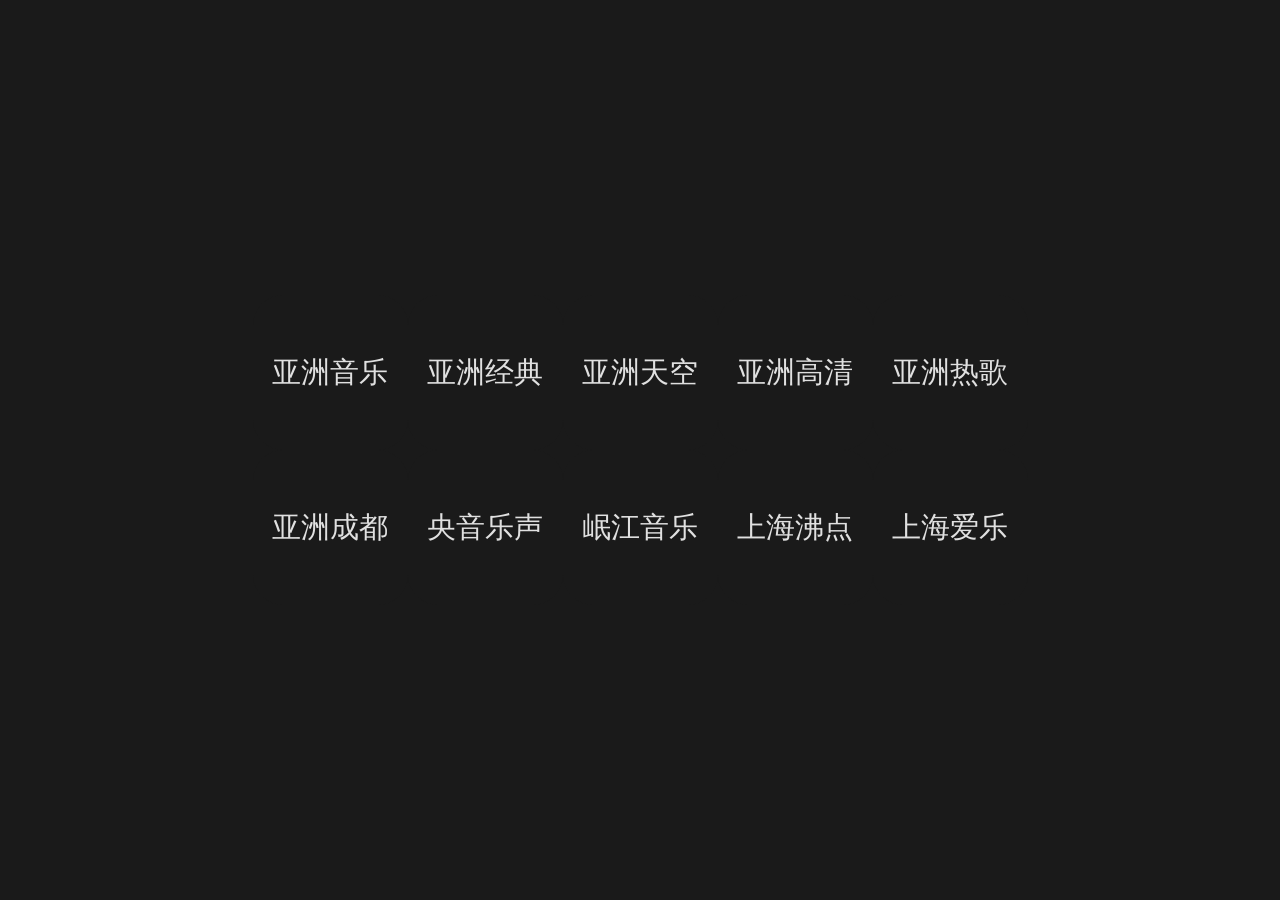
<file: radio/index.html>
<head>
  <meta charset="UTF-8">
  <meta name="viewport" content="width=device-width, height=device-height, initial-scale=1.0, maximum-scale=1.0, user-scalable=no, viewport-fit=cover">
  <meta name="apple-mobile-web-app-capable" content="yes">
  <meta name="apple-mobile-web-app-status-bar-style" content="black-translucent">
  <title>听音悦台</title>
  <link rel="apple-touch-icon" href="./icon.png">
  <link rel="icon" href="./icon.png">
  <link rel="manifest" href="./manifest.json">
  <style>
    :root {
      --bg-color: #1a1a1a;
      --text-color: #e0e0e0;
      --accent-color: #007bff;
      --card-size: 155px;
      --text-size: 1.8rem;
      --safe-area-inset: 0px;
    }

    /* 根元素样式，确保全屏显示，忽略刘海和 Home Indicator */
    html, body {
      margin: 0;
      padding: 0;
      box-sizing: border-box;
      width: 100%;
      height: 100vh;
      background-color: var(--bg-color);
      position: fixed;
      top: 0;
      left: 0;
      font-family: system-ui, -apple-system, sans-serif;
      color: var(--text-color);
      touch-action: none;
    }

    /* 主体居中，确保卡牌区域垂直和水平居中 */
    body {
      display: flex;
      justify-content: center;
      align-items: center;
      min-height: 100vh;
      border: 1px solid #1a1a1a;  /* 测试边框，发布时1a1a1a */
    }

    /* 卡牌网格容器，居中显示，设置默认竖屏尺寸 */
    .radio-grid {
      display: flex;  /* 使用 Flexbox 布局 */
      flex-wrap: wrap;  /* 允许换行 */
      justify-content: center;
      align-content: center;
      width: 100%;  /* 适应屏幕宽度 */
      max-width: calc(var(--card-size) * 2);  /* 竖屏默认2列 */
      max-height: calc(100vh - 20px);  /* 留出一些空间
      background-color: transparent;  /* 背景透明 */
      border: 1px solid #1a1a1a;  /* 测试边框，发布时1a1a1a */
      padding: 0;  /* 卡牌间距由卡牌本身的 margin 控制 */
      overflow: visible;  /* 允许卡牌溢出显示 */
      z-index: 1;  /* 确保卡牌在背景之上 */
      gap: 0;  /* 卡牌间距由卡牌本身的 margin 控制 */
      margin: auto;  /* 卡牌居中显示 */
    }

    /* 横屏样式：2 行 5 列，775x310px */
    @media (orientation: landscape) {
      .radio-grid {
        max-width: calc(var(--card-size) * 5);  /* 横屏5列 */
        max-height: calc(var(--card-size) * 2);  /* 横屏2行 */
        flex-flow: row wrap;  /* 横向排列，允许换行 */
      }
    }

    /* 竖屏样式：5 行 2 列，310x775px */
    @media (orientation: portrait) {
      .radio-grid {
        max-width: calc(var(--card-size) * 2);  /* 竖屏2列 */
        max-height: calc(var(--card-size) * 5);  /* 竖屏5行 */
        flex-flow: row wrap;   /* 横向排列，允许换行 */
      }
    }

    /* 卡牌样式，固定 155x155px，圆角 30px */
    .radio-card {
      width: var(--card-size);
      height: var(--card-size);
      background-color: var(--bg-color);
      border-radius: 30px;
      border: none;
      overflow: hidden;  /* 确保内容不溢出圆角 */
      cursor: pointer;   /* 鼠标悬停时显示手型光标 */
      transition: transform 0.3s ease, background-color 0.3s ease, box-shadow 0.3s ease;
      position: relative;  /* 以便定位伪元素 */
      display: flex;  /* 使用 Flexbox 布局 */
      align-items: center;  /* 垂直居中 */
      justify-content: center;  /* 水平居中 */
      z-index: 10;  /* 确保卡牌在网格之上 */
      box-sizing: border-box;  /* 包括边框和内边距在内 */
      flex-shrink: 0;  /* 防止卡牌缩小 */
    }

    .radio-card span {
      color: var(--text-color);  /* 文字颜色 */
      font-size: var(--text-size);
      text-align: center;
      padding: 10px;  /* 内边距 */
      word-break: break-all;  /* 长词换行 */
      line-height: 1.2;  /* 行高 */
      z-index: 1;  /* 确保文字在伪元素之上 */
    }

    .radio-card:not(.selected) {
      background-color: var(--bg-color);
    }

    .radio-card.selected {
      background-color: #333;
      transform: scale(1.1);  /* 选中时放大 */
      box-shadow: 0 4px 8px rgba(0, 0, 0, 0.4);   /* 选中时阴影 */ 
      z-index: 15;  /* 确保选中卡牌在其他卡牌之上 */
    }

    .radio-card::after {  /* 伪元素用于显示状态图标 */
      content: '';
      position: absolute;
      top: 50%;
      left: 50%;
      transform: translate(-50%, -50%);
      display: none;
      z-index: 2;
    }

    .radio-card[data-status="paused"]::after {  /* 暂停状态图标 */
      display: block;
      width: 40px;
      height: 40px;
      background: linear-gradient(
        to right,
        #007bff 12px,
        transparent 12px 18px,
        #007bff 18px 30px,
        transparent 30px
      );
    }

    .radio-card[data-status="connecting"]::after {  /* 连接中状态图标 */
      display: block;
      width: 40px;
      height: 40px;
      border: 4px solid #007bff;
      border-top-color: transparent;
      border-radius: 50%;
      animation: spin 1s linear infinite;
    }

    .radio-card[data-status="error"]::after {   /* 错误状态图标 */
      display: block;
      width: 40px;
      height: 40px;
      background: url('data:image/svg+xml;utf8,<svg xmlns="http://www.w3.org/2000/svg" viewBox="0 0 24 24" fill="red"><path d="M12 2C6.48 2 2 6.48 2 12s4.48 10 10 10 10-4.48 10-10S17.52 2 12 2zm1 15h-2v-2h2v2zm0-4h-2V7h2v6z"/></svg>') no-repeat center;
      background-size: contain;
    }

    audio {
      display: none;
    }

    @keyframes spin {  /* 旋转动画 */
      to { transform: translate(-50%, -50%) rotate(360deg); }
    }
  </style>
</head>
<body>
  <div class="radio-grid"></div>
  <audio id="radio-player"></audio>
  <script>
    // 注册 Service Worker，支持离线缓存
    if ('serviceWorker' in navigator) {
      window.addEventListener('load', () => {
        const subdir = window.location.pathname.split('/').slice(0, -1).join('/') || '/';
        // 延迟执行以确保初始方向检测准确
        requestAnimationFrame(setGridMaxWidthAndHeight);
        navigator.serviceWorker.register(`${subdir}/sw.js`)
          .catch(err => console.error('Service Worker 注册失败:', err));
      });
    }

    // 获取 DOM 元素
    const radioGrid = document.querySelector('.radio-grid');
    const player = document.getElementById('radio-player');
    let currentCard = null; // 当前选中的卡牌
    let retryTimeout = null; // 重试定时器
    let retryCount = 0; // 重试次数
    const maxRetries = 5; // 最大重试次数
    let isUserPaused = false; // 用户是否手动暂停
    let playCheckInterval = null; // 播放状态检查定时器

    // 设置卡牌网格尺寸和排列方向
    const setGridMaxWidthAndHeight = () => {
      const isLandscape = window.matchMedia('(orientation: landscape)').matches;
      radioGrid.style.display = 'none'; // 隐藏以强制重排
      radioGrid.style.maxWidth = isLandscape ? '775px' : '310px';
      radioGrid.style.maxHeight = isLandscape ? '310px' : 'calc(100vh - 20px)';
      radioGrid.style.flexFlow = 'row wrap';
      // 重新排列卡牌
      const cards = Array.from(radioGrid.children);
      radioGrid.innerHTML = '';
      cards.forEach(card => radioGrid.appendChild(card));
      // 延迟恢复显示，确保渲染完成
      requestAnimationFrame(() => {
        radioGrid.style.display = 'flex';
      });
    };

    // 监听窗口大小变化和方向变化
    window.addEventListener('resize', () => {
      requestAnimationFrame(setGridMaxWidthAndHeight);
    });
    window.addEventListener('orientationchange', () => {
      requestAnimationFrame(setGridMaxWidthAndHeight);
    });

    // 创建卡牌元素
    const createCard = (name, streamUrl) => {
      const card = document.createElement('div');
      card.className = 'radio-card';
      card.dataset.stream = streamUrl;
      card.innerHTML = `<span>${name}</span>`;
      return card;
    };

    // 更新卡牌状态（播放、暂停、连接中、错误）
    const updateCardStatus = (card, status) => {
      card.dataset.status = status;
    };

    // 绑定卡牌点击事件
    const bindCardEvents = (card) => {
      card.addEventListener('click', () => {
        const streamUrl = card.dataset.stream;
        if (currentCard === card) {
          if (!player.paused) {
            player.pause();
            updateCardStatus(card, 'paused');
            isUserPaused = true;
            localStorage.setItem('lastStatus', 'paused');
          } else {
            isUserPaused = false;
            retryCount = 0;
            retryPlay(card, streamUrl);
          }
        } else {
          document.querySelectorAll('.radio-card').forEach(c => {
            c.classList.remove('selected');
            updateCardStatus(c, '');
          });
          card.classList.add('selected');
          currentCard = card;
          localStorage.setItem('lastStream', streamUrl);
          localStorage.setItem('lastStatus', 'playing');
          isUserPaused = false;
          retryCount = 0;
          retryPlay(card, streamUrl);
        }
      });
    };

    // 重试播放音频
    const retryPlay = (targetCard, streamUrl) => {
      const retryInterval = ('standalone' in navigator && navigator.standalone) ? 5000 : 3000;
      if (retryTimeout) clearTimeout(retryTimeout);
      if (playCheckInterval) clearInterval(playCheckInterval);
      if (player.src === streamUrl && !player.paused && player.currentTime > 0 && player.readyState >= 2) {
        updateCardStatus(targetCard, 'playing');
        isUserPaused = false;
        retryCount = 0;
        return;
      }
      if (retryCount >= maxRetries) {
        updateCardStatus(targetCard, 'error');
        return;
      }
      updateCardStatus(targetCard, 'connecting');
      if (player.src !== streamUrl) {
        player.src = streamUrl;
        player.load();
      }
      player.play().then(() => {
        playCheckInterval = setInterval(() => {
          if (!player.paused && player.currentTime > 0 && player.readyState >= 2) {
            updateCardStatus(targetCard, 'playing');
            isUserPaused = false;
            localStorage.setItem('lastStatus', 'playing');
            retryCount = 0;
            clearInterval(playCheckInterval);
            if (retryTimeout) clearTimeout(retryTimeout);
          } else if (player.paused && player.readyState < 2) {
            updateCardStatus(targetCard, 'error');
            retryCount++;
            if (retryCount < maxRetries) {
              retryTimeout = setTimeout(() => retryPlay(targetCard, streamUrl), retryInterval);
            }
          }
        }, 1000);
      }).catch(err => {
        console.error('播放错误:', err);
        updateCardStatus(targetCard, 'error');
        retryCount++;
        if (retryCount < maxRetries) {
          retryTimeout = setTimeout(() => retryPlay(targetCard, streamUrl), retryInterval);
        }
      });
    };

    // 异步加载 config.json 并渲染卡牌
    const subdir = window.location.pathname.split('/').slice(0, -1).join('/') || '/';
    fetch(`${subdir}/config.json`)
      .then(response => response.json())
      .then(channels => {
        console.log('开始加载频道');
        console.log('频道数据:', Object.keys(channels).slice(0, 10));
        radioGrid.innerHTML = '';
        Object.keys(channels).slice(0, 10).forEach(name => {
          console.log('创建卡牌:', name);
          const card = createCard(name, channels[name]);
          radioGrid.appendChild(card);
          bindCardEvents(card);
        });
        setGridMaxWidthAndHeight();
      })
      .catch(err => {
        console.error('加载频道失败:', err);
        radioGrid.innerHTML = `<p style="text-align: center; padding: 20px;">配置文件 config.json 加载错误。</p>`;
        setGridMaxWidthAndHeight();
      });

    // 配置 Media Session
    if ('mediaSession' in navigator) {
      navigator.mediaSession.metadata = new MediaMetadata({
        title: '听音悦台',
        artist: '听音悦台',
        album: '在线音乐电台'
      });
      navigator.mediaSession.setActionHandler('play', () => {
        if (currentCard) {
          isUserPaused = false;
          retryCount = 0;
          retryPlay(currentCard, currentCard.dataset.stream);
        }
      });
      navigator.mediaSession.setActionHandler('pause', () => {
        if (currentCard) {
          player.pause();
          updateCardStatus(currentCard, 'paused');
          isUserPaused = true;
          localStorage.setItem('lastStatus', 'paused');
        }
      });
    }

    // 监听音频播放器事件
    player.addEventListener('waiting', () => {
      if (currentCard && player.src) updateCardStatus(currentCard, 'connecting');
    });
    player.addEventListener('playing', () => {
      if (currentCard && player.src && !player.paused && player.currentTime > 0 && player.readyState >= 2) {
        updateCardStatus(currentCard, 'playing');
        isUserPaused = false;
        localStorage.setItem('lastStatus', 'playing');
        retryCount = 0;
        if (retryTimeout) clearTimeout(retryTimeout);
        if (playCheckInterval) clearInterval(playCheckInterval);
      }
    });
    player.addEventListener('pause', () => {
      if (currentCard && player.src && isUserPaused) {
        updateCardStatus(currentCard, 'paused');
        localStorage.setItem('lastStatus', 'paused');
      }
    });
    player.addEventListener('error', () => {
      if (currentCard && player.src && player.paused && player.readyState < 2) {
        updateCardStatus(currentCard, 'error');
        retryCount++;
        const retryInterval = ('standalone' in navigator && navigator.standalone) ? 5000 : 3000;
        if (retryCount < maxRetries) {
          retryTimeout = setTimeout(() => retryPlay(currentCard, currentCard.dataset.stream), retryInterval);
        }
      }
    });
  </script>
</body>
</file>
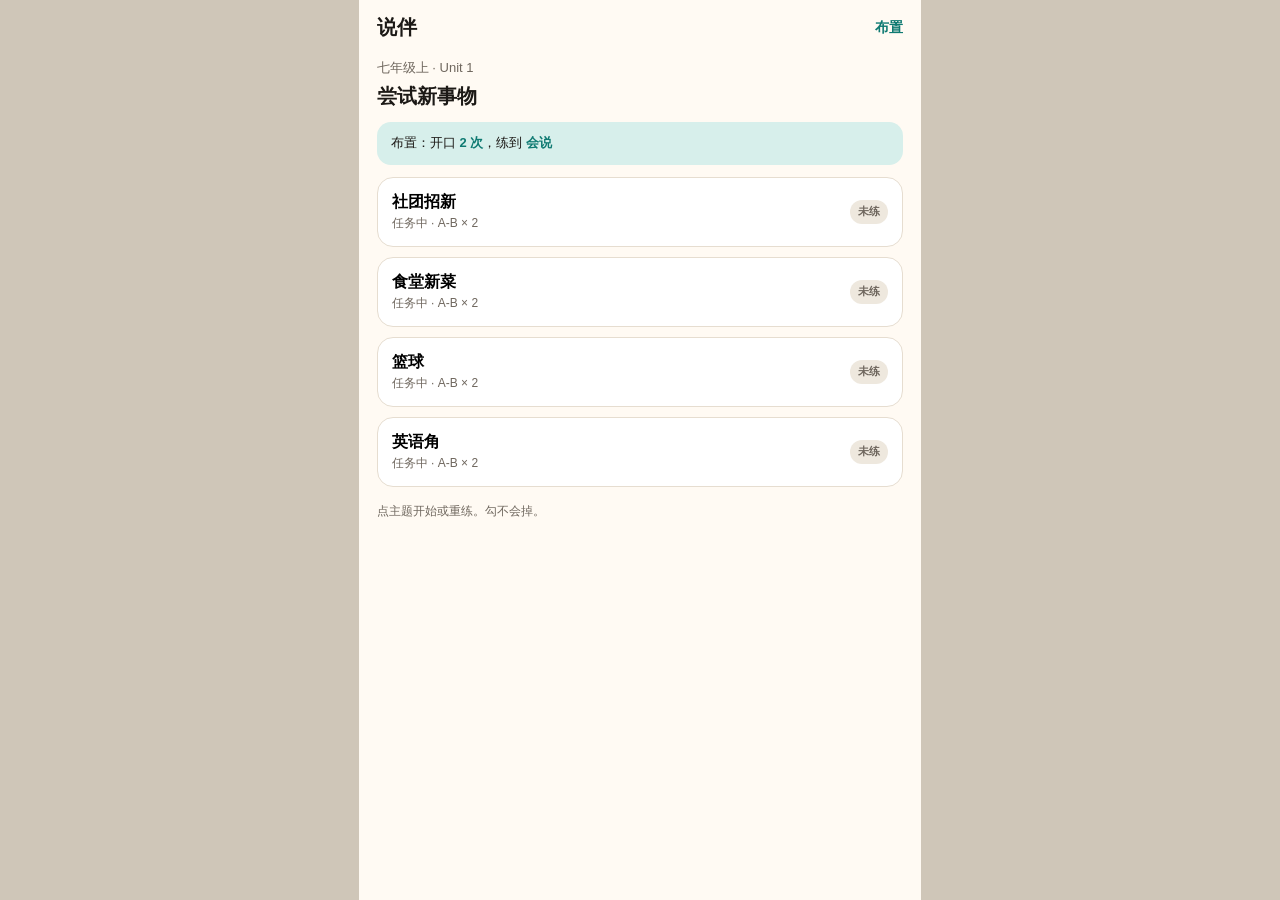
<file: shuoban/index.html>
<!DOCTYPE html>
<html lang="zh-CN">
<head>
  <meta charset="utf-8" />
  <meta name="viewport" content="width=device-width, initial-scale=1, viewport-fit=cover" />
  <meta name="theme-color" content="#0f7a72" />
  <title>说伴</title>
  <link rel="stylesheet" href="assets/styles.css?v=14" />
</head>
<body>
  <div id="root"></div>
  <script src="assets/react.production.min.js"></script>
  <script src="assets/react-dom.production.min.js"></script>
  <script src="assets/htm.umd.js"></script>
  <script src="assets/data.js"></script>
  <script src="assets/tts.js?v=14"></script>
  <script src="assets/asr.js?v=14"></script>
  <script src="assets/app.js?v=14"></script>
</body>
</html>
</file>
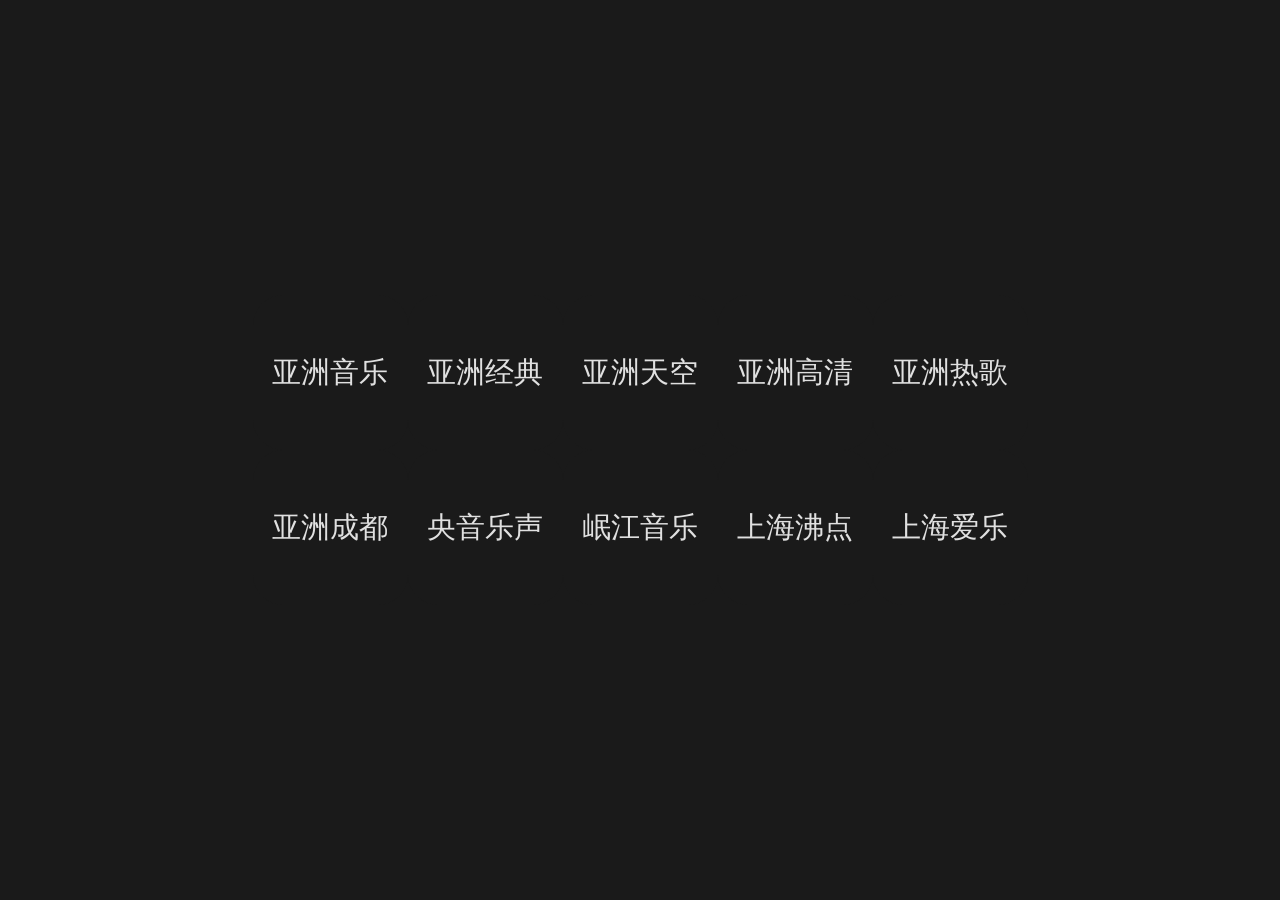
<file: radio/index0.html>
<head>
  <meta charset="UTF-8">
  <meta name="viewport" content="width=device-width, height=device-height, initial-scale=1.0, maximum-scale=1.0, user-scalable=no, viewport-fit=cover">
  <meta name="apple-mobile-web-app-capable" content="yes">
  <meta name="apple-mobile-web-app-status-bar-style" content="black-translucent">
  <title>听音悦台</title>
  <link rel="apple-touch-icon" href="./icon.png">
  <link rel="icon" href="./icon.png">
  <link rel="manifest" href="./manifest.json">
  <style>
    :root {
      --bg-color: #1a1a1a;
      --text-color: #e0e0e0;
      --accent-color: #007bff;
      --card-size: 155px;
      --text-size: 1.8rem;
      --safe-area-inset: 0px;
    }
    html, body {
      margin: 0;
      padding: 0;
      box-sizing: border-box;
      width: 100%;
      height: 100%;
      background-color: var(--bg-color);
      overflow: hidden;
      position: fixed;
      top: 0;
      left: 0;
      font-family: system-ui, -apple-system, sans-serif;
      color: var(--text-color);
      touch-action: none;
    }
    body {
      display: flex;
      justify-content: center;
      align-items: center;
      min-height: 100%;
    }
    .radio-grid {
      display: flex;
      flex-wrap: wrap;
      justify-content: center;
      align-content: center;
      width: 100%;
      background-color: transparent;
      border: none;
      padding: 0;
      overflow: visible;
      z-index: 1;
    }
    @media (orientation: landscape) {
      .radio-grid {
        max-width: calc(var(--card-size) * 5); /* 5 * 155px = 775px */
        height: calc(var(--card-size) * 2); /* 2 * 155px = 310px */
      }
    }
    @media (orientation: portrait) {
      .radio-grid {
        max-width: calc(var(--card-size) * 2); /* 2 * 155px = 310px */
        height: calc(var(--card-size) * 5); /* 5 * 155px = 775px */
      }
    }
    .radio-card {
      width: var(--card-size);
      height: var(--card-size);
      min-width: 155px;
      min-height: 155px;
      background-color: var(--bg-color);
      border-radius: 30px;
      border: none;
      overflow: hidden;
      cursor: pointer;
      transition: transform 0.3s ease, background-color 0.3s ease, box-shadow 0.3s ease;
      position: relative;
      display: flex;
      align-items: center;
      justify-content: center;
      z-index: 10;
    }
    .radio-card span {
      color: var(--text-color);
      font-size: var(--text-size);
      text-align: center;
      padding: 10px;
      word-break: break-all;
      line-height: 1.2;
      z-index: 1;
    }
    .radio-card:not(.selected) {
      background-color: var(--bg-color);
    }
    .radio-card.selected {
      background-color: #333;
      transform: scale(1.1);
      box-shadow: 0 4px 8px rgba(0, 0, 0, 0.4);
      z-index: 15;
    }
    .radio-card::after {
      content: '';
      position: absolute;
      top: 50%;
      left: 50%;
      transform: translate(-50%, -50%);
      display: none;
      z-index: 2;
    }
    .radio-card[data-status="paused"]::after {
      display: block;
      width: 40px;
      height: 40px;
      background: linear-gradient(
        to right,
        #007bff 12px,
        transparent 12px 18px,
        #007bff 18px 30px,
        transparent 30px
      );
    }
    .radio-card[data-status="connecting"]::after {
      display: block;
      width: 40px;
      height: 40px;
      border: 4px solid #007bff;
      border-top-color: transparent;
      border-radius: 50%;
      animation: spin 1s linear infinite;
    }
    .radio-card[data-status="error"]::after {
      display: block;
      width: 40px;
      height: 40px;
      background: url('data:image/svg+xml;utf8,<svg xmlns="http://www.w3.org/2000/svg" viewBox="0 0 24 24" fill="red"><path d="M12 2C6.48 2 2 6.48 2 12s4.48 10 10 10 10-4.48 10-10S17.52 2 12 2zm1 15h-2v-2h2v2zm0-4h-2V7h2v6z"/></svg>') no-repeat center;
      background-size: contain;
    }
    audio {
      display: none;
    }
    @keyframes spin {
      to { transform: translate(-50%, -50%) rotate(360deg); }
    }
  </style>
</head>
<body>
  <div class="radio-grid"></div>
  <audio id="radio-player"></audio>
  <script>
    if ('serviceWorker' in navigator) {
      window.addEventListener('load', () => {
        const subdir = window.location.pathname.split('/').slice(0, -1).join('/') || '/';
        navigator.serviceWorker.register(`${subdir}/sw.js`)
          .catch(err => console.error('Service Worker 注册失败:', err));
      });
    }
    const radioGrid = document.querySelector('.radio-grid');
    const player = document.getElementById('radio-player');
    let currentCard = null;
    let retryTimeout = null;
    let retryCount = 0;
    const maxRetries = 5;
    let isUserPaused = false;
    let playCheckInterval = null;
    const setGridMaxWidthAndHeight = () => {
      const isLandscape = window.matchMedia('(orientation: landscape)').matches;
      radioGrid.style.maxWidth = isLandscape ? '775px' : '310px';
      radioGrid.style.height = isLandscape ? '310px' : '775px';
    };
    window.addEventListener('resize', setGridMaxWidthAndHeight);
    const createCard = (name, streamUrl) => {
      const card = document.createElement('div');
      card.className = 'radio-card';
      card.dataset.stream = streamUrl;
      card.innerHTML = `<span>${name}</span>`;
      return card;
    };
    const updateCardStatus = (card, status) => {
      card.dataset.status = status;
    };
    const bindCardEvents = (card) => {
      card.addEventListener('click', () => {
        const streamUrl = card.dataset.stream;
        if (currentCard === card) {
          if (!player.paused) {
            player.pause();
            updateCardStatus(card, 'paused');
            isUserPaused = true;
            localStorage.setItem('lastStatus', 'paused');
          } else {
            isUserPaused = false;
            retryCount = 0;
            retryPlay(card, streamUrl);
          }
        } else {
          document.querySelectorAll('.radio-card').forEach(c => {
            c.classList.remove('selected');
            updateCardStatus(c, '');
          });
          card.classList.add('selected');
          currentCard = card;
          localStorage.setItem('lastStream', streamUrl);
          localStorage.setItem('lastStatus', 'playing');
          isUserPaused = false;
          retryCount = 0;
          retryPlay(card, streamUrl);
        }
      });
    };
    const retryPlay = (targetCard, streamUrl) => {
      const retryInterval = ('standalone' in navigator && navigator.standalone) ? 5000 : 3000;
      if (retryTimeout) clearTimeout(retryTimeout);
      if (playCheckInterval) clearInterval(playCheckInterval);
      if (player.src === streamUrl && !player.paused && player.currentTime > 0 && player.readyState >= 2) {
        updateCardStatus(targetCard, 'playing');
        isUserPaused = false;
        retryCount = 0;
        return;
      }
      if (retryCount >= maxRetries) {
        updateCardStatus(targetCard, 'error');
        return;
      }
      updateCardStatus(targetCard, 'connecting');
      if (player.src !== streamUrl) {
        player.src = streamUrl;
        player.load();
      }
      player.play().then(() => {
        playCheckInterval = setInterval(() => {
          if (!player.paused && player.currentTime > 0 && player.readyState >= 2) {
            updateCardStatus(targetCard, 'playing');
            isUserPaused = false;
            localStorage.setItem('lastStatus', 'playing');
            retryCount = 0;
            clearInterval(playCheckInterval);
            if (retryTimeout) clearTimeout(retryTimeout);
          } else if (player.paused && player.readyState < 2) {
            updateCardStatus(targetCard, 'error');
            retryCount++;
            if (retryCount < maxRetries) {
              retryTimeout = setTimeout(() => retryPlay(targetCard, streamUrl), retryInterval);
            }
          }
        }, 1000);
      }).catch(err => {
        console.error('播放错误:', err);
        updateCardStatus(targetCard, 'error');
        retryCount++;
        if (retryCount < maxRetries) {
          retryTimeout = setTimeout(() => retryPlay(targetCard, streamUrl), retryInterval);
        }
      });
    };
    const subdir = window.location.pathname.split('/').slice(0, -1).join('/') || '/';
    fetch(`${subdir}/config.json`)
      .then(response => response.json())
      .then(channels => {
        console.log('开始加载频道');
        console.log('频道数据:', Object.keys(channels).slice(0, 10));
        radioGrid.innerHTML = '';
        Object.keys(channels).slice(0, 10).forEach(name => {
          console.log('创建卡牌:', name);
          const card = createCard(name, channels[name]);
          radioGrid.appendChild(card);
          bindCardEvents(card);
        });
        setGridMaxWidthAndHeight();
      })
      .catch(err => {
        console.error('加载频道失败:', err);
        radioGrid.innerHTML = `<p style="text-align: center; padding: 20px;">配置文件 config.json 加载错误。</p>`;
        setGridMaxWidthAndHeight();
      });
    if ('mediaSession' in navigator) {
      navigator.mediaSession.metadata = new MediaMetadata({
        title: '听音悦台',
        artist: '听音悦台',
        album: '在线音乐电台'
      });
      navigator.mediaSession.setActionHandler('play', () => {
        if (currentCard) {
          isUserPaused = false;
          retryCount = 0;
          retryPlay(currentCard, currentCard.dataset.stream);
        }
      });
      navigator.mediaSession.setActionHandler('pause', () => {
        if (currentCard) {
          player.pause();
          updateCardStatus(currentCard, 'paused');
          isUserPaused = true;
          localStorage.setItem('lastStatus', 'paused');
        }
      });
    }
    player.addEventListener('waiting', () => {
      if (currentCard && player.src) updateCardStatus(currentCard, 'connecting');
    });
    player.addEventListener('playing', () => {
      if (currentCard && player.src && !player.paused && player.currentTime > 0 && player.readyState >= 2) {
        updateCardStatus(currentCard, 'playing');
        isUserPaused = false;
        localStorage.setItem('lastStatus', 'playing');
        retryCount = 0;
        if (retryTimeout) clearTimeout(retryTimeout);
        if (playCheckInterval) clearInterval(playCheckInterval);
      }
    });
    player.addEventListener('pause', () => {
      if (currentCard && player.src && isUserPaused) {
        updateCardStatus(currentCard, 'paused');
        localStorage.setItem('lastStatus', 'paused');
      }
    });
    player.addEventListener('error', () => {
      if (currentCard && player.src && player.paused && player.readyState < 2) {
        updateCardStatus(currentCard, 'error');
        retryCount++;
        const retryInterval = ('standalone' in navigator && navigator.standalone) ? 5000 : 3000;
        if (retryCount < maxRetries) {
          retryTimeout = setTimeout(() => retryPlay(currentCard, currentCard.dataset.stream), retryInterval);
        }
      }
    });
  </script>
</body>
</file>
<file: shuoban/assets/styles.css>
:root {
  --paper: #fffaf3; --ink: #1c1916; --muted: #6f675e; --line: #e6ddd0;
  --teal: #0f7a72; --teal-soft: #d7efeb; --amber: #c47a12; --amber-soft: #fdecc8;
  --rose: #b42318; --rose-soft: #fde8e6;
  --frame-h: 16;
  --frame-w: 10;
}
* { box-sizing: border-box; margin: 0; padding: 0; }
html, body, #root { height: 100%; width: 100%; }
body {
  font-family: "PingFang SC", "Noto Sans SC", "Hiragino Sans GB", sans-serif;
  background: #cfc6b8;
  color: var(--ink);
  display: flex;
  justify-content: center;
  align-items: center;
}
#root {
  width: 100%;
  height: 100%;
  display: flex;
  justify-content: center;
  align-items: center;
}
/* 所有页面同一 #app。手机 / 窄窗：撑满。电脑宽窗：高度铺满，宽度最多 10/16（竖16横10）。 */
#app {
  height: 100%;
  width: 100%;
  background: var(--paper);
  display: flex;
  flex-direction: column;
  position: relative;
  overflow: hidden;
}
@media (min-width: 600px) {
  #app {
    width: min(100%, calc(100dvh * var(--frame-w) / var(--frame-h)));
  }
}
header.bar {
  display: flex; align-items: center; justify-content: space-between;
  padding: 14px 18px 8px; flex-shrink: 0;
}
header.bar b { font-size: 20px; }
header.bar .link { border: 0; background: none; color: var(--teal); font: inherit; font-weight: 650; font-size: 14px; }
main { flex: 1; overflow: auto; padding: 0 18px 18px; display: flex; flex-direction: column; }
.goal {
  background: var(--teal-soft); border-radius: 14px; padding: 12px 14px;
  font-size: 13px; line-height: 1.45; margin-bottom: 12px;
}
.goal em { font-style: normal; font-weight: 700; color: var(--teal); }
.unit { font-size: 13px; color: var(--muted); margin-bottom: 6px; }
.card {
  background: #fff; border: 1.5px solid var(--line); border-radius: 16px;
  padding: 14px; margin-bottom: 10px; display: flex; align-items: center; gap: 12px;
}
.card.on { border-color: var(--teal); background: var(--teal-soft); }
.card h3 { font-size: 16px; }
.card p { font-size: 12px; color: var(--muted); margin-top: 2px; }
.grow { flex: 1; }
.chip {
  display: inline-flex; align-items: center; height: 24px; padding: 0 8px;
  border-radius: 999px; font-size: 11px; font-weight: 700;
}
.chip.ok { background: var(--teal-soft); color: var(--teal); }
.chip.mid { background: var(--amber-soft); color: var(--amber); }
.chip.low { background: var(--rose-soft); color: var(--rose); }
.chip.none { background: #eee8de; color: var(--muted); }
.chip.off { background: #eee8de; color: #a39a90; }
.btn {
  border: 0; border-radius: 999px; font: inherit; font-weight: 650; cursor: pointer;
}
.btn.primary { background: var(--teal); color: #fff; height: 48px; width: 100%; font-size: 16px; }
.btn.secondary { background: #eee8de; color: var(--ink); height: 46px; flex: 1; font-size: 15px; }
.btn.hold {
  width: 92px; height: 92px; border-radius: 50%; background: var(--teal); color: #fff;
  font-size: 13px; box-shadow: 0 10px 24px rgba(15,122,114,.35);
  white-space: pre-line; line-height: 1.2;
  display: grid; place-items: center;
}
.btn.hold.rec { background: #b42318; }
.btn.hold.busy { opacity: 0.85; cursor: default; }
.btn.hold:disabled { opacity: 0.55; }
.btn.hold .spin {
  width: 28px; height: 28px; border: 3px solid rgba(255,255,255,.35);
  border-top-color: #fff; border-radius: 50%;
  animation: spin .7s linear infinite;
}
@keyframes spin { to { transform: rotate(360deg); } }
.btn.ghost { background: none; color: var(--muted); font-size: 13px; padding: 8px; }
.cast { display: flex; gap: 12px; margin: 16px 0; }
.who { flex: 1; background: #fff; border: 1px solid var(--line); border-radius: 18px; padding: 16px 12px; text-align: center; }
.who.you { border: 2px solid var(--teal); background: var(--teal-soft); }
.avatar {
  width: 64px; height: 64px; border-radius: 50%; margin: 0 auto 8px;
  display: grid; place-items: center; font-size: 28px; font-weight: 700;
}
.a { background: #efe7d8; color: #6a5a3c; }
.b { background: var(--teal); color: #fff; }
.bubble { max-width: 90%; background: #efe7d8; border-radius: 18px; border-top-left-radius: 6px; padding: 12px 14px; font-size: 15px; line-height: 1.45; margin-bottom: 10px; }
.turn { font-size: 13px; font-weight: 650; color: var(--teal); margin: 8px 0 6px; }
.prompt { font-size: 20px; font-weight: 650; line-height: 1.4; }
.hint { font-size: 12px; color: var(--muted); margin-top: 6px; }
.dots { display: flex; gap: 6px; margin: 8px 0 12px; }
.dots i { width: 8px; height: 8px; border-radius: 50%; background: var(--line); display: block; }
.dots i.on { background: var(--teal); }
.hold-wrap { margin-top: auto; display: flex; flex-direction: column; align-items: center; gap: 8px; padding: 16px 0 8px; }
.panel { background: #fff; border: 1px solid var(--line); border-radius: 20px; padding: 16px; flex: 1; display: flex; flex-direction: column; min-height: 0; }
.bar { display: flex; gap: 4px; margin: 0 0 10px; }
.bar i { flex: 1; height: 4px; border-radius: 4px; background: var(--line); }
.bar i.on { background: var(--teal); }
.step { font-size: 12px; font-weight: 700; color: var(--teal); }
.title { font-size: 18px; font-weight: 700; margin: 6px 0 10px; }
.rate { background: var(--amber-soft); border-radius: 16px; padding: 14px; margin-bottom: 12px; }
.rate.ok { background: var(--teal-soft); }
.rate.low { background: var(--rose-soft); }
.rate .big { font-size: 22px; font-weight: 750; }
.item { display: grid; grid-template-columns: 36px 1fr auto; gap: 8px; padding: 10px 0; border-bottom: 1px solid var(--line); }
.tag { font-size: 11px; font-weight: 700; color: var(--muted); }
.toggle { font-size: 11px; font-weight: 650; background: #eee8de; border: 0; border-radius: 999px; padding: 4px 8px; color: var(--teal); }
.row { display: flex; gap: 8px; margin-top: auto; padding-top: 12px; }
.field { background: #fff; border: 1px solid var(--line); border-radius: 16px; padding: 16px; margin-bottom: 12px; }
.field .k { font-size: 13px; color: var(--muted); margin-bottom: 10px; }
.stepper { display: flex; align-items: center; justify-content: space-between; }
.stepper .n { font-size: 28px; font-weight: 750; }
.pm { width: 36px; height: 36px; border-radius: 50%; border: 0; background: var(--teal-soft); color: var(--teal); font-size: 22px; font-weight: 700; }
.seg { display: flex; gap: 8px; }
.seg button { flex: 1; border: 0; padding: 10px 0; border-radius: 12px; background: #eee8de; font: inherit; font-weight: 650; }
.seg button.on { background: var(--teal); color: #fff; }
.box {
  width: 22px; height: 22px; border-radius: 6px; border: 2px solid var(--teal);
  display: grid; place-items: center; color: #fff; background: var(--teal); font-size: 14px; font-weight: 700;
}
.box.off { background: transparent; border-color: #cfc6b8; color: transparent; }
input.typed {
  width: 100%; margin-top: 8px; padding: 10px 12px; border: 1px solid var(--line); border-radius: 12px;
  font: inherit; font-size: 15px; background: #fff;
}
.toast {
  position: absolute; left: 50%; bottom: 110px; transform: translateX(-50%);
  background: #1c1916; color: #fff; font-size: 13px; padding: 8px 12px; border-radius: 999px;
  white-space: nowrap;
}

.sub { font-size: 11px; color: var(--muted); margin-top: 4px; }
main h2 { font-weight: 700; }

.prep-inline { margin: 12px 0 8px; }
.prep-inline p, .prep-overlay p { font-size: 13px; color: var(--muted); text-align: center; margin-top: 8px; }
.prep-track { height: 8px; background: #eee8de; border-radius: 99px; overflow: hidden; }
.prep-track i { display: block; height: 100%; background: var(--teal); width: 0; transition: width .25s ease; }
.prep-overlay {
  position: absolute; inset: 0; z-index: 6;
  background: rgba(255,250,243,.94);
  display: flex; flex-direction: column; align-items: center; justify-content: center;
  gap: 4px; padding: 32px;
}
.prep-overlay .prep-track { width: 72%; }
</file>
